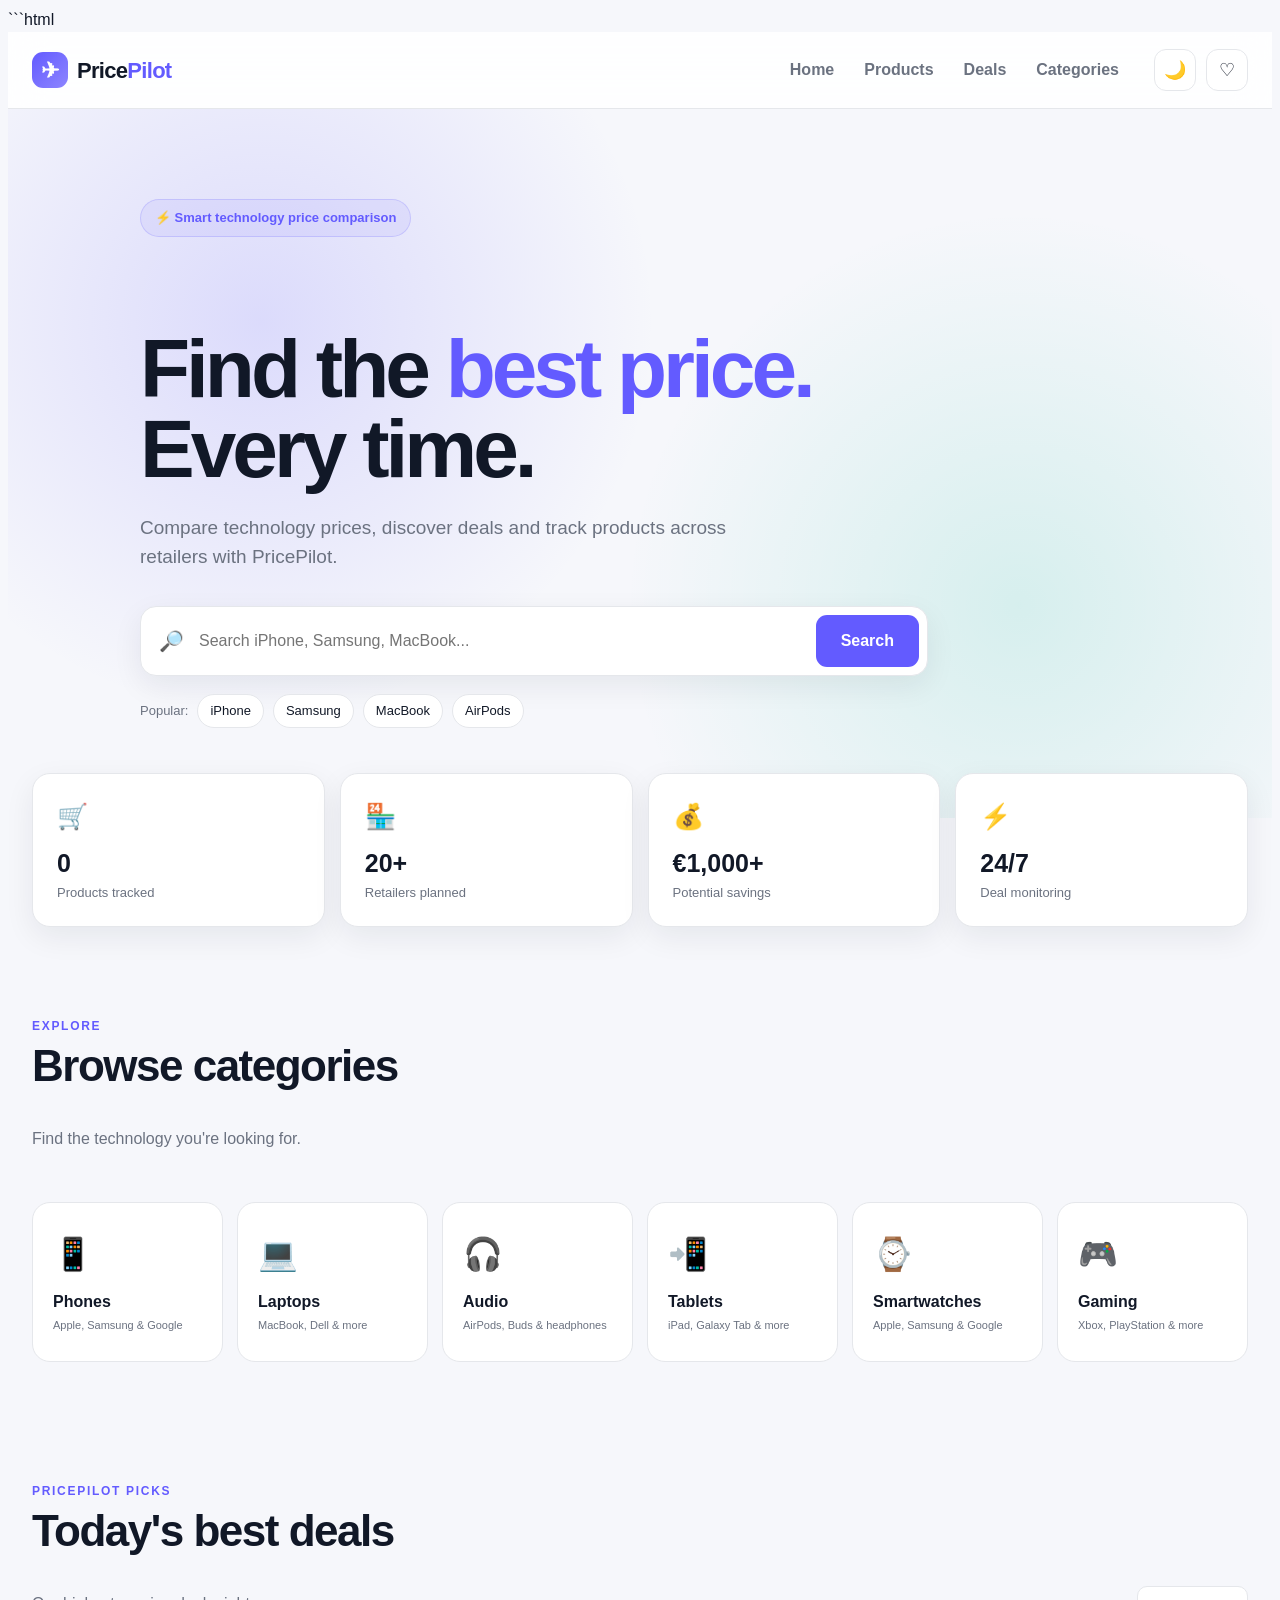
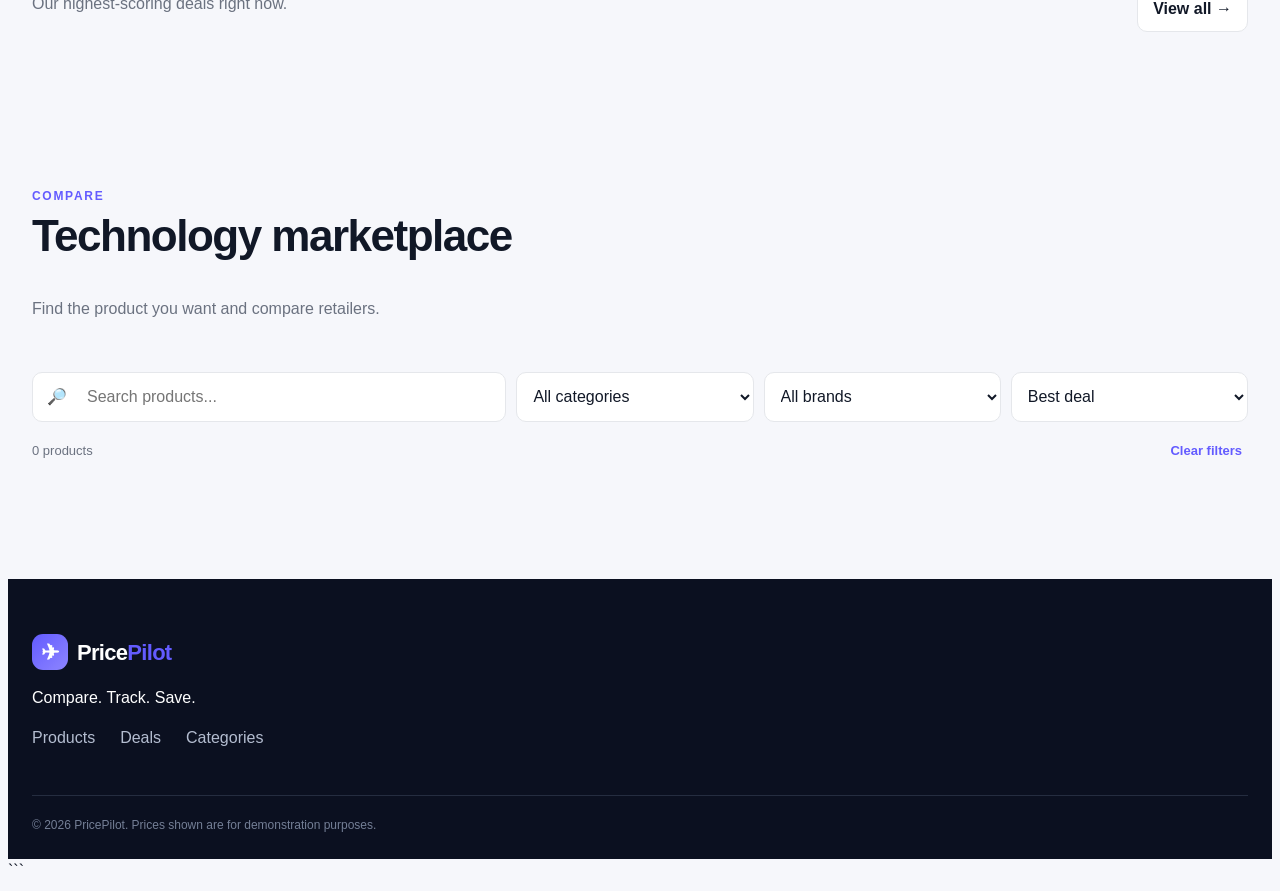
<file: index.html>
```html
<!DOCTYPE html>
<html lang="en">
<head>
    <meta charset="UTF-8">

    <meta
        name="viewport"
        content="width=device-width, initial-scale=1.0"
    >

    <title>PricePilot — Compare. Track. Save.</title>

    <meta
        name="description"
        content="PricePilot compares technology prices and helps you find the best deals."
    >

    <link rel="stylesheet" href="style.css">
</head>

<body>

<!-- =====================================================
     NAVIGATION
===================================================== -->

<header class="header">

    <div class="nav-container">

        <a href="#" class="logo" onclick="showHome(); return false;">
            <span class="logo-icon">✈</span>
            <span>Price<span>Pilot</span></span>
        </a>

        <nav class="nav">

            <a href="#" onclick="showHome(); return false;">
                Home
            </a>

            <a href="#products">
                Products
            </a>

            <a href="#deals">
                Deals
            </a>

            <a href="#categories">
                Categories
            </a>

        </nav>

        <div class="nav-actions">

            <button
                class="icon-button"
                onclick="toggleTheme()"
                title="Toggle theme"
                type="button"
            >
                🌙
            </button>

            <button
                class="icon-button"
                onclick="showWatchlist()"
                title="Watchlist"
                type="button"
            >
                ♡
                <span id="watchCount" class="notification">0</span>
            </button>

        </div>

    </div>

</header>


<!-- =====================================================
     HERO
===================================================== -->

<main>

<section class="hero">

    <div class="hero-content">

        <div class="hero-badge">
            ⚡ Smart technology price comparison
        </div>

        <h1>
            Find the
            <span>best price.</span>
            Every time.
        </h1>

        <p>
            Compare technology prices, discover deals and track
            products across retailers with PricePilot.
        </p>

        <div class="hero-search">

            <span>🔎</span>

            <input
                id="heroSearch"
                type="text"
                placeholder="Search iPhone, Samsung, MacBook..."
                oninput="syncSearch(this.value)"
            >

            <button
                onclick="performSearch()"
                type="button"
            >
                Search
            </button>

        </div>

        <div class="popular-searches">

            <span>Popular:</span>

            <button
                onclick="quickSearch('iPhone')"
                type="button"
            >
                iPhone
            </button>

            <button
                onclick="quickSearch('Samsung')"
                type="button"
            >
                Samsung
            </button>

            <button
                onclick="quickSearch('MacBook')"
                type="button"
            >
                MacBook
            </button>

            <button
                onclick="quickSearch('AirPods')"
                type="button"
            >
                AirPods
            </button>

        </div>

    </div>

</section>


<!-- =====================================================
     STATS
===================================================== -->

<section class="stats-section">

    <div class="stats-grid">

        <div class="stat-card">

            <div class="stat-icon">
                🛒
            </div>

            <strong id="statProducts">
                0
            </strong>

            <span>
                Products tracked
            </span>

        </div>


        <div class="stat-card">

            <div class="stat-icon">
                🏪
            </div>

            <strong>
                20+
            </strong>

            <span>
                Retailers planned
            </span>

        </div>


        <div class="stat-card">

            <div class="stat-icon">
                💰
            </div>

            <strong>
                €1,000+
            </strong>

            <span>
                Potential savings
            </span>

        </div>


        <div class="stat-card">

            <div class="stat-icon">
                ⚡
            </div>

            <strong>
                24/7
            </strong>

            <span>
                Deal monitoring
            </span>

        </div>

    </div>

</section>


<!-- =====================================================
     CATEGORIES
===================================================== -->

<section
    id="categories"
    class="section"
>

    <div class="section-heading">

        <div>

            <span class="eyebrow">
                EXPLORE
            </span>

            <h2>
                Browse categories
            </h2>

            <p>
                Find the technology you're looking for.
            </p>

        </div>

    </div>


    <div class="category-grid">

        <button
            class="category-card"
            onclick="filterCategory('Phones')"
            type="button"
        >
            <span>📱</span>

            <strong>
                Phones
            </strong>

            <small>
                Apple, Samsung & Google
            </small>

        </button>


        <button
            class="category-card"
            onclick="filterCategory('Laptops')"
            type="button"
        >
            <span>💻</span>

            <strong>
                Laptops
            </strong>

            <small>
                MacBook, Dell & more
            </small>

        </button>


        <button
            class="category-card"
            onclick="filterCategory('Audio')"
            type="button"
        >
            <span>🎧</span>

            <strong>
                Audio
            </strong>

            <small>
                AirPods, Buds & headphones
            </small>

        </button>


        <button
            class="category-card"
            onclick="filterCategory('Tablets')"
            type="button"
        >
            <span>📲</span>

            <strong>
                Tablets
            </strong>

            <small>
                iPad, Galaxy Tab & more
            </small>

        </button>


        <button
            class="category-card"
            onclick="filterCategory('Watches')"
            type="button"
        >
            <span>⌚</span>

            <strong>
                Smartwatches
            </strong>

            <small>
                Apple, Samsung & Google
            </small>

        </button>


        <button
            class="category-card"
            onclick="filterCategory('Gaming')"
            type="button"
        >
            <span>🎮</span>

            <strong>
                Gaming
            </strong>

            <small>
                Xbox, PlayStation & more
            </small>

        </button>

    </div>

</section>


<!-- =====================================================
     DEALS
===================================================== -->

<section
    id="deals"
    class="section deals-section"
>

    <div class="section-heading">

        <div>

            <span class="eyebrow">
                PRICEPILOT PICKS
            </span>

            <h2>
                Today's best deals
            </h2>

            <p>
                Our highest-scoring deals right now.
            </p>

        </div>

        <button
            class="outline-button"
            onclick="showAllProducts()"
            type="button"
        >
            View all →
        </button>

    </div>


    <div
        id="dealGrid"
        class="product-grid"
    ></div>

</section>


<!-- =====================================================
     PRODUCTS
===================================================== -->

<section
    id="products"
    class="section products-section"
>

    <div class="section-heading">

        <div>

            <span class="eyebrow">
                COMPARE
            </span>

            <h2>
                Technology marketplace
            </h2>

            <p>
                Find the product you want and compare retailers.
            </p>

        </div>

    </div>


    <!-- FILTER TOOLBAR -->

    <div class="toolbar">

        <div class="search-small">

            <span>
                🔎
            </span>

            <input
                id="productSearch"
                type="text"
                placeholder="Search products..."
                oninput="renderProducts()"
            >

        </div>


        <select
            id="categoryFilter"
            onchange="renderProducts()"
        >

            <option value="all">
                All categories
            </option>

            <option value="Phones">
                Phones
            </option>

            <option value="Laptops">
                Laptops
            </option>

            <option value="Audio">
                Audio
            </option>

            <option value="Tablets">
                Tablets
            </option>

            <option value="Watches">
                Watches
            </option>

            <option value="Gaming">
                Gaming
            </option>

        </select>


        <select
            id="brandFilter"
            onchange="renderProducts()"
        >

            <option value="all">
                All brands
            </option>

            <option value="Apple">
                Apple
            </option>

            <option value="Samsung">
                Samsung
            </option>

            <option value="Google">
                Google
            </option>

            <option value="Dell">
                Dell
            </option>

            <option value="Sony">
                Sony
            </option>

            <option value="Microsoft">
                Microsoft
            </option>

        </select>


        <select
            id="sortFilter"
            onchange="renderProducts()"
        >

            <option value="deal">
                Best deal
            </option>

            <option value="priceLow">
                Price: low → high
            </option>

            <option value="priceHigh">
                Price: high → low
            </option>

            <option value="rating">
                Highest rated
            </option>

        </select>

    </div>


    <div class="results-bar">

        <span id="resultCount">
            0 products
        </span>

        <button
            onclick="clearFilters()"
            type="button"
        >
            Clear filters
        </button>

    </div>


    <div
        id="productGrid"
        class="product-grid"
    ></div>

</section>


<!-- =====================================================
     WATCHLIST
===================================================== -->

<section
    id="watchlistSection"
    class="section watchlist-section hidden"
>

    <div class="section-heading">

        <div>

            <span class="eyebrow">
                YOUR PRODUCTS
            </span>

            <h2>
                Watchlist
            </h2>

            <p>
                Products you're keeping an eye on.
            </p>

        </div>

    </div>


    <div
        id="watchlistGrid"
        class="product-grid"
    ></div>

</section>

</main>


<!-- =====================================================
     PRODUCT MODAL
===================================================== -->

<div
    id="productModal"
    class="modal"
>

    <div class="modal-box">

        <button
            class="modal-close"
            onclick="closeModal()"
            type="button"
            aria-label="Close"
        >
            ×
        </button>

        <div id="modalContent"></div>

    </div>

</div>


<!-- =====================================================
     FOOTER
===================================================== -->

<footer class="footer">

    <div class="footer-container">

        <div>

            <div class="logo">
                <span class="logo-icon">
                    ✈
                </span>

                <span>
                    Price<span>Pilot</span>
                </span>
            </div>

            <p>
                Compare. Track. Save.
            </p>

        </div>


        <div class="footer-links">

            <a href="#products">
                Products
            </a>

            <a href="#deals">
                Deals
            </a>

            <a href="#categories">
                Categories
            </a>

        </div>

    </div>


    <div class="footer-bottom">

        © 2026 PricePilot.
        Prices shown are for demonstration purposes.

    </div>

</footer>


<!-- =====================================================
     JAVASCRIPT
===================================================== -->

<script src="script.js"></script>

</body>
</html>
```
</file>
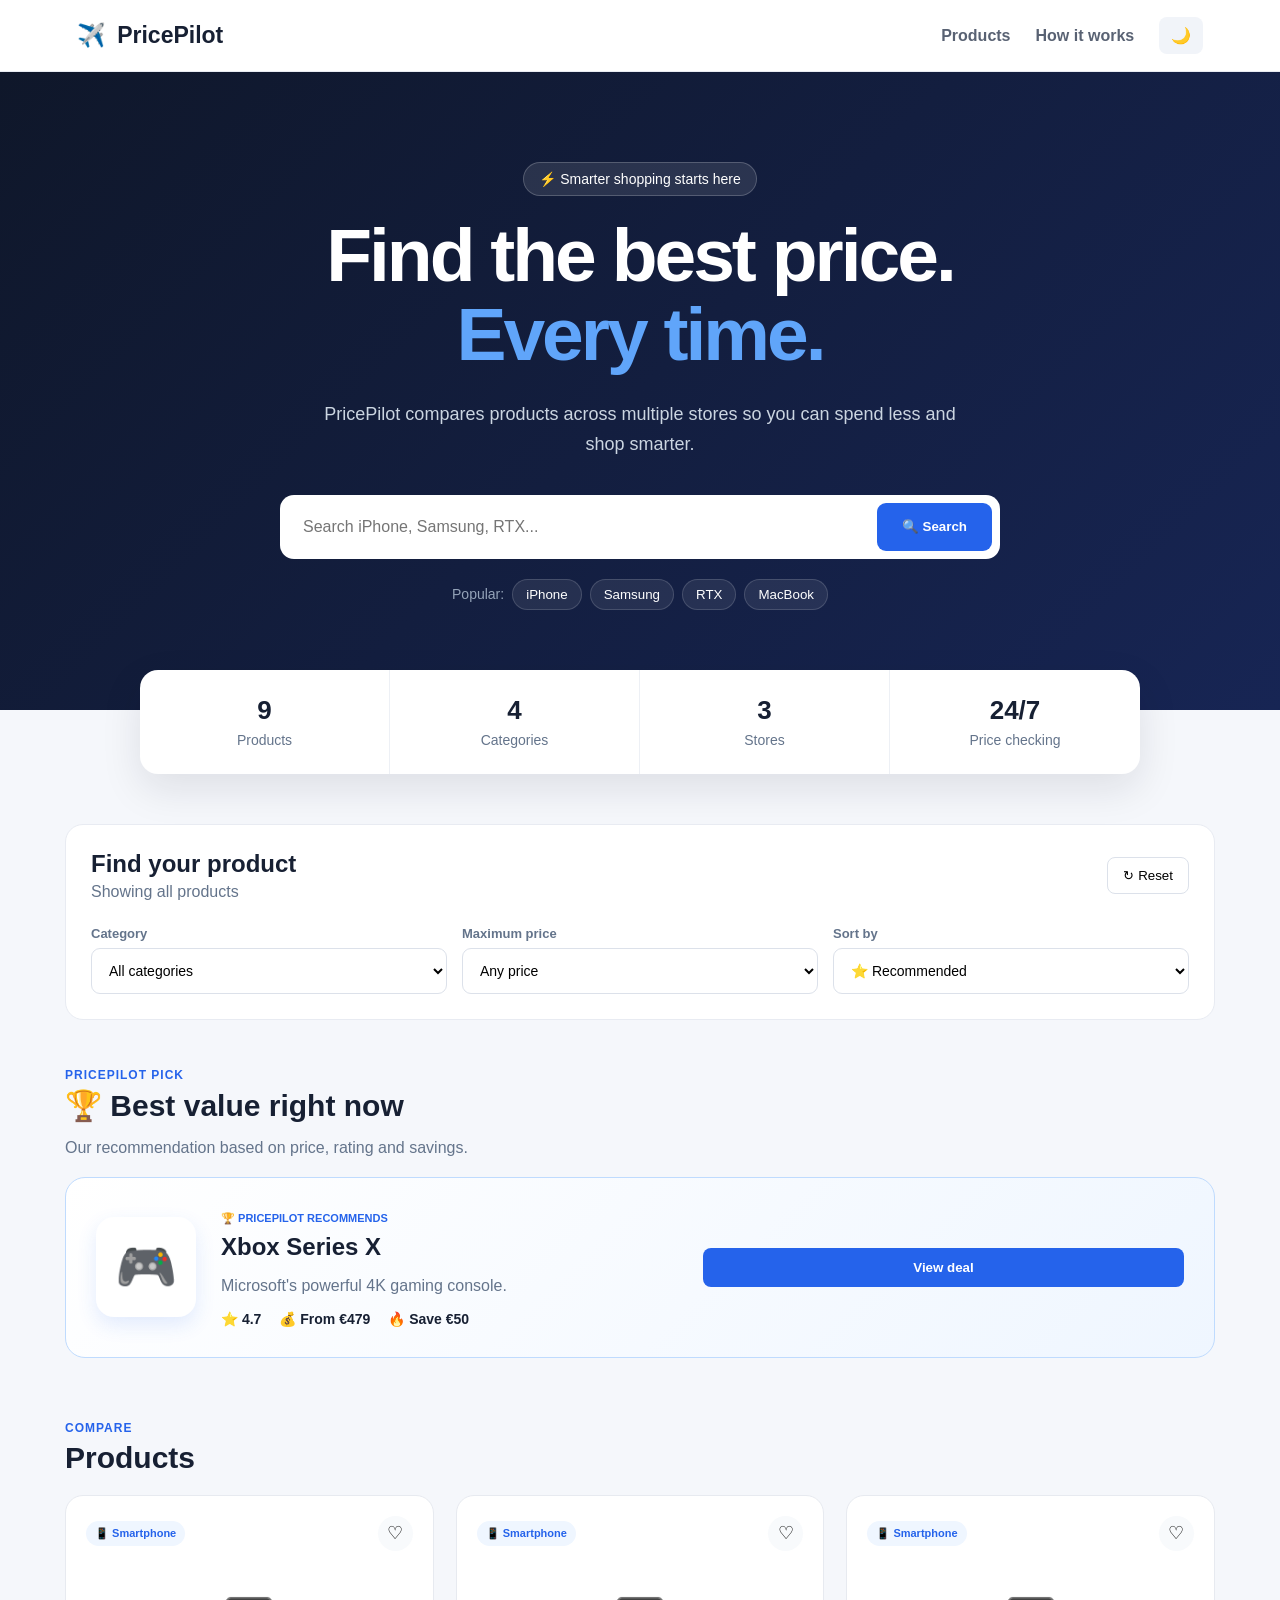
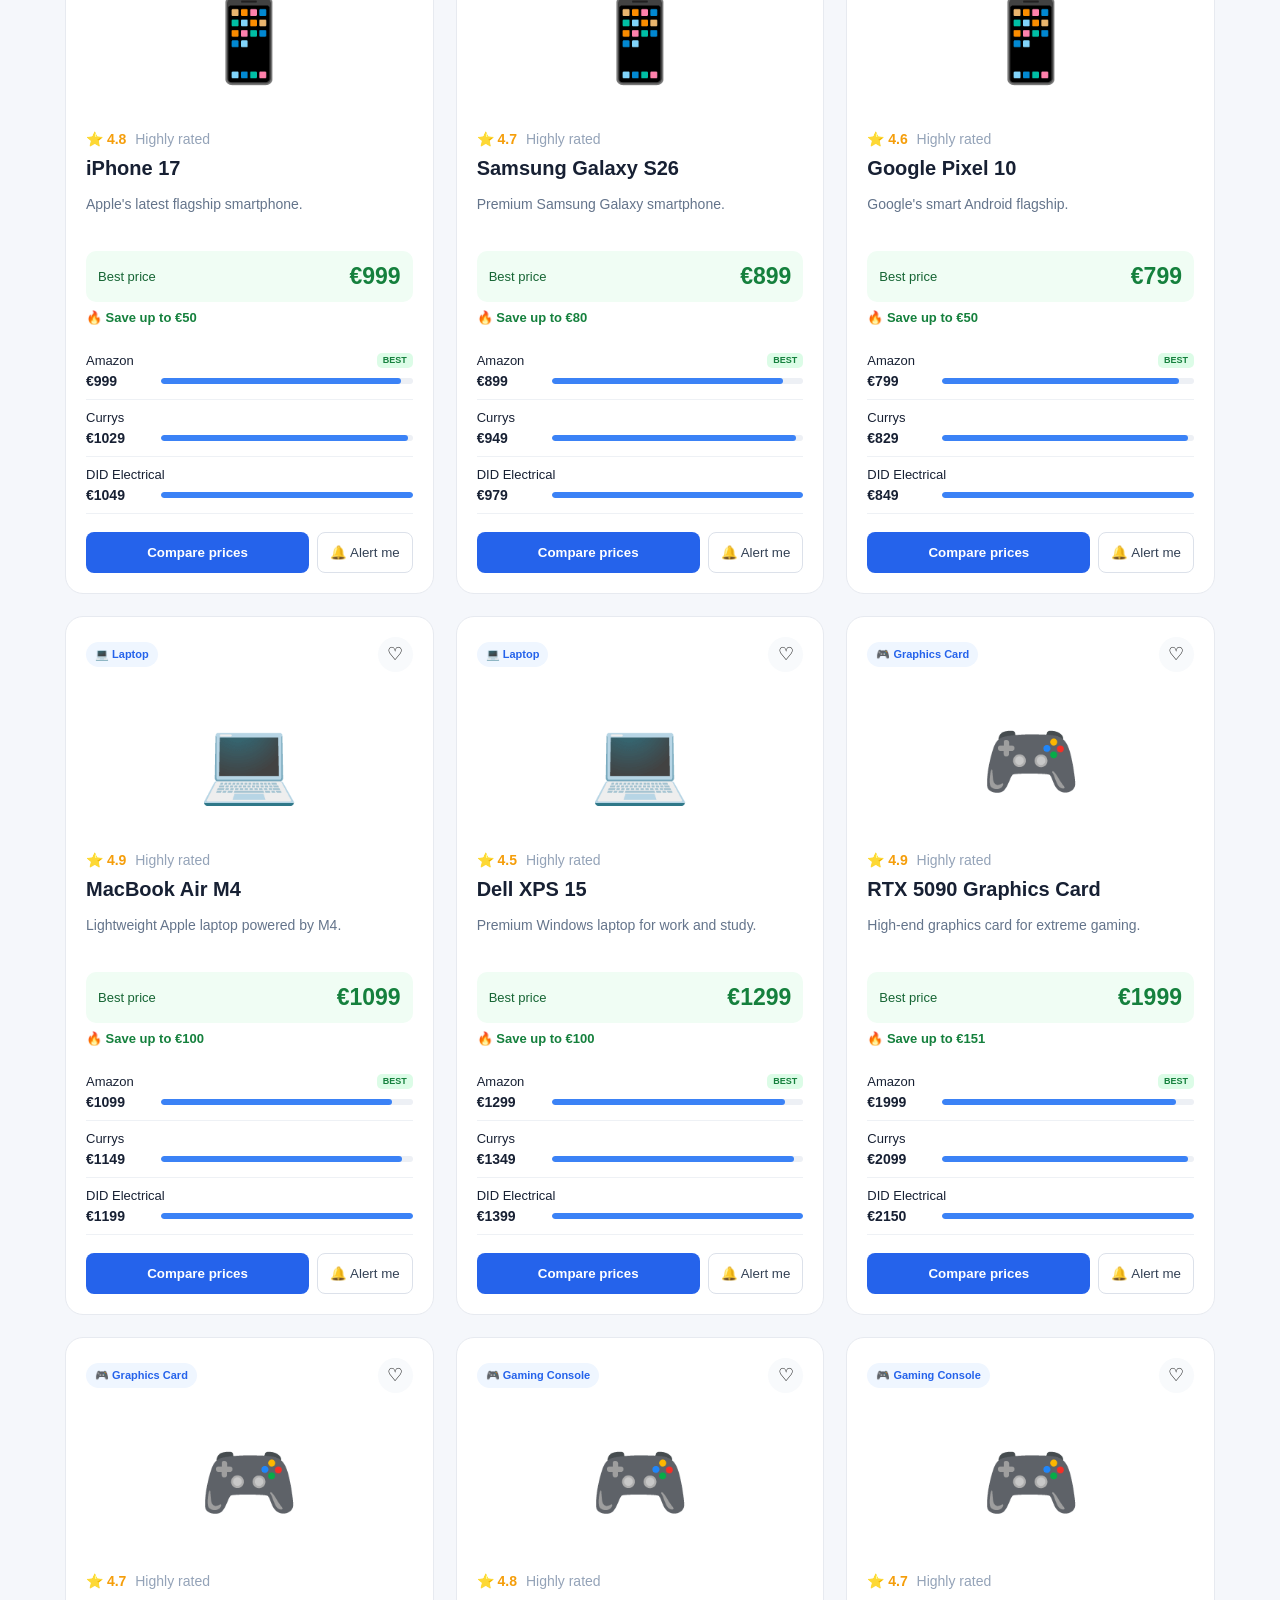
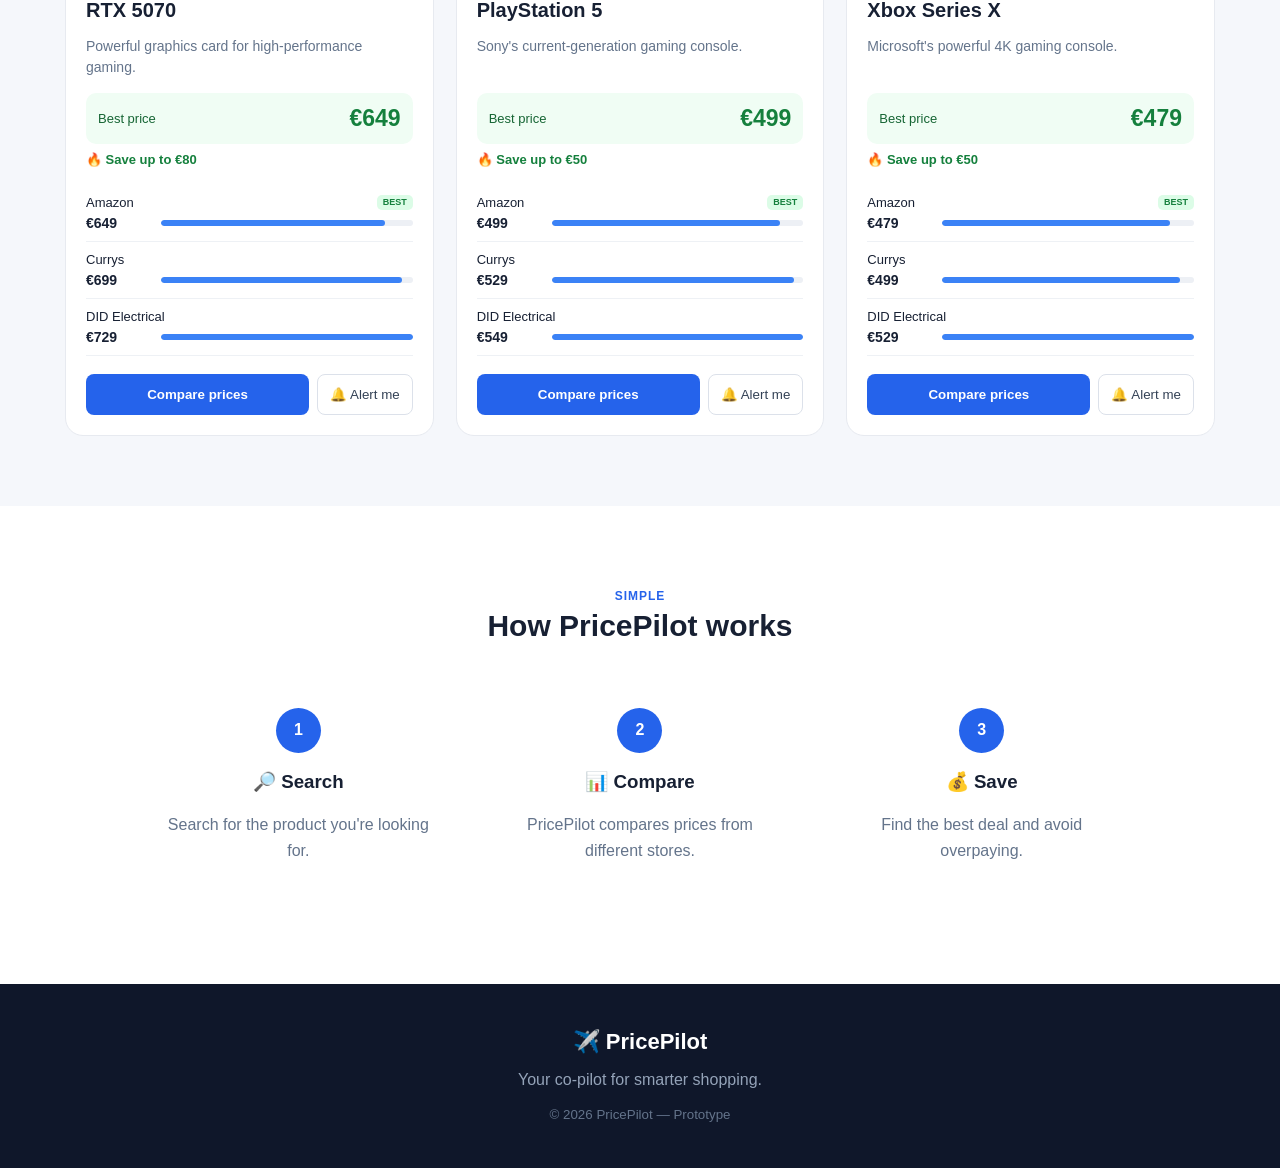
<file: techpricefinder 1/index.html>
<!DOCTYPE html>
<html lang="en">

<head>
    <meta charset="UTF-8">
    <meta name="viewport" content="width=device-width, initial-scale=1.0">

    <title>PricePilot — Find Better Prices</title>

    <link rel="stylesheet" href="style.css">
</head>

<body>

    <!-- NAVIGATION -->

    <nav class="navbar">

        <div class="logo">
            ✈️ <span>PricePilot</span>
        </div>

        <div class="nav-links">
            <a href="#products">Products</a>
            <a href="#how-it-works">How it works</a>
            <button id="darkModeButton" onclick="toggleDarkMode()">
                🌙
            </button>
        </div>

    </nav>


    <!-- HERO -->

    <header class="hero">

        <div class="hero-content">

            <div class="hero-badge">
                ⚡ Smarter shopping starts here
            </div>

            <h1>
                Find the best price.
                <span>Every time.</span>
            </h1>

            <p>
                PricePilot compares products across multiple stores
                so you can spend less and shop smarter.
            </p>


            <div class="search-box">

                <input
                    id="productSearch"
                    type="text"
                    placeholder="Search iPhone, Samsung, RTX..."
                    oninput="searchProduct()"
                >

                <button onclick="searchProduct()">
                    🔍 Search
                </button>

            </div>


            <div id="liveSuggestions" class="live-suggestions"></div>


            <div class="popular-searches">

                <span>Popular:</span>

                <button onclick="quickSearch('iPhone')">
                    iPhone
                </button>

                <button onclick="quickSearch('Samsung')">
                    Samsung
                </button>

                <button onclick="quickSearch('RTX')">
                    RTX
                </button>

                <button onclick="quickSearch('MacBook')">
                    MacBook
                </button>

            </div>

        </div>

    </header>


    <!-- STATS -->

    <section class="stats">

        <div>
            <strong id="productCount">0</strong>
            <span>Products</span>
        </div>

        <div>
            <strong>4</strong>
            <span>Categories</span>
        </div>

        <div>
            <strong>3</strong>
            <span>Stores</span>
        </div>

        <div>
            <strong>24/7</strong>
            <span>Price checking</span>
        </div>

    </section>


    <!-- MAIN -->

    <main id="products" class="main-container">


        <!-- FILTERS -->

        <section class="control-panel">

            <div class="control-top">

                <div>
                    <h2>Find your product</h2>
                    <p id="resultCount">
                        Showing all products
                    </p>
                </div>

                <button class="reset-button" onclick="resetFilters()">
                    ↻ Reset
                </button>

            </div>


            <div class="filters">


                <div class="filter">

                    <label>Category</label>

                    <select
                        id="categoryFilter"
                        onchange="applyFilters()"
                    >

                        <option value="All">
                            All categories
                        </option>

                        <option value="Smartphone">
                            📱 Smartphones
                        </option>

                        <option value="Laptop">
                            💻 Laptops
                        </option>

                        <option value="Graphics Card">
                            🎮 Graphics Cards
                        </option>

                        <option value="Gaming Console">
                            🎮 Gaming Consoles
                        </option>

                    </select>

                </div>


                <div class="filter">

                    <label>Maximum price</label>

                    <select
                        id="priceFilter"
                        onchange="applyFilters()"
                    >

                        <option value="999999">
                            Any price
                        </option>

                        <option value="500">
                            Under €500
                        </option>

                        <option value="800">
                            Under €800
                        </option>

                        <option value="1000">
                            Under €1,000
                        </option>

                        <option value="1500">
                            Under €1,500
                        </option>

                        <option value="2500">
                            Under €2,500
                        </option>

                    </select>

                </div>


                <div class="filter">

                    <label>Sort by</label>

                    <select
                        id="sortFilter"
                        onchange="applyFilters()"
                    >

                        <option value="recommended">
                            ⭐ Recommended
                        </option>

                        <option value="cheapest">
                            💰 Cheapest
                        </option>

                        <option value="expensive">
                            💎 Most expensive
                        </option>

                        <option value="rating">
                            ⭐ Highest rated
                        </option>

                        <option value="savings">
                            🔥 Biggest saving
                        </option>

                    </select>

                </div>


            </div>

        </section>


        <!-- BEST VALUE -->

        <section class="best-value-section">

            <div class="section-heading">

                <div>
                    <span class="section-label">
                        PRICEPILOT PICK
                    </span>

                    <h2>🏆 Best value right now</h2>

                    <p>
                        Our recommendation based on price,
                        rating and savings.
                    </p>
                </div>

            </div>


            <div id="bestValue"></div>

        </section>


        <!-- PRODUCTS -->

        <section class="product-section">

            <div class="section-heading">

                <div>
                    <span class="section-label">
                        COMPARE
                    </span>

                    <h2>Products</h2>
                </div>

            </div>


            <div id="results" class="product-grid"></div>

        </section>


    </main>


    <!-- HOW IT WORKS -->

    <section id="how-it-works" class="how-section">

        <div class="section-heading centered">

            <span class="section-label">
                SIMPLE
            </span>

            <h2>How PricePilot works</h2>

        </div>


        <div class="steps">

            <div class="step">

                <div class="step-number">1</div>

                <h3>🔎 Search</h3>

                <p>
                    Search for the product you're looking for.
                </p>

            </div>


            <div class="step">

                <div class="step-number">2</div>

                <h3>📊 Compare</h3>

                <p>
                    PricePilot compares prices from different stores.
                </p>

            </div>


            <div class="step">

                <div class="step-number">3</div>

                <h3>💰 Save</h3>

                <p>
                    Find the best deal and avoid overpaying.
                </p>

            </div>

        </div>

    </section>


    <!-- FOOTER -->

    <footer>

        <div class="footer-logo">
            ✈️ PricePilot
        </div>

        <p>
            Your co-pilot for smarter shopping.
        </p>

        <small>
            © 2026 PricePilot — Prototype
        </small>

    </footer>


    <!-- PRODUCT MODAL -->

    <div id="productModal" class="modal">

        <div class="modal-content">

            <button
                class="close-modal"
                onclick="closeModal()"
            >
                ×
            </button>

            <div id="modalContent"></div>

        </div>

    </div>


    <script src="script.js"></script>

</body>

</html>
</file>
<file: style.css>
```css
* {
    box-sizing: border-box;
    margin: 0;
    padding: 0;
}

:root {
    --primary: #635bff;
    --primary-dark: #4c45d8;
    --secondary: #00b894;

    --bg: #f6f7fb;
    --surface: #ffffff;
    --surface-2: #f0f2f7;

    --text: #111827;
    --muted: #6b7280;
    --border: #e5e7eb;

    --danger: #ef4444;
    --warning: #f59e0b;

    --shadow: 0 10px 30px rgba(15, 23, 42, 0.07);
    --shadow-large: 0 25px 80px rgba(15, 23, 42, 0.16);

    --radius: 18px;
}

body.dark {
    --bg: #0b1020;
    --surface: #12182a;
    --surface-2: #1b2338;

    --text: #f4f7ff;
    --muted: #a9b2c7;
    --border: #28324a;

    --shadow: 0 10px 30px rgba(0, 0, 0, 0.3);
    --shadow-large: 0 25px 80px rgba(0, 0, 0, 0.45);
}

html {
    scroll-behavior: smooth;
}

body {
    font-family:
        Inter,
        -apple-system,
        BlinkMacSystemFont,
        "Segoe UI",
        sans-serif;

    background: var(--bg);
    color: var(--text);

    line-height: 1.5;

    transition:
        background 0.25s ease,
        color 0.25s ease;
}

button,
input,
select {
    font: inherit;
}

button {
    cursor: pointer;
}

a {
    text-decoration: none;
    color: inherit;
}

/* =========================================================
   HEADER
========================================================= */

.header {
    position: sticky;
    top: 0;
    z-index: 1000;

    background: rgba(255, 255, 255, 0.88);

    backdrop-filter: blur(18px);

    border-bottom: 1px solid var(--border);
}

body.dark .header {
    background: rgba(11, 16, 32, 0.88);
}

.nav-container {
    max-width: 1250px;
    margin: auto;

    height: 76px;

    display: flex;
    align-items: center;
    justify-content: space-between;

    padding: 0 24px;
}

.logo {
    display: flex;
    align-items: center;
    gap: 9px;

    font-size: 22px;
    font-weight: 800;

    letter-spacing: -0.7px;
}

.logo > span:last-child > span {
    color: var(--primary);
}

.logo-icon {
    display: grid;
    place-items: center;

    width: 36px;
    height: 36px;

    color: white;

    border-radius: 11px;

    background:
        linear-gradient(
            135deg,
            var(--primary),
            #8d85ff
        );
}

.nav {
    display: flex;
    gap: 30px;

    margin-left: auto;
    margin-right: 35px;
}

.nav a {
    color: var(--muted);
    font-weight: 600;

    transition: 0.2s;
}

.nav a:hover {
    color: var(--primary);
}

.nav-actions {
    display: flex;
    gap: 10px;
}

.icon-button {
    position: relative;

    width: 42px;
    height: 42px;

    border: 1px solid var(--border);
    background: var(--surface);

    border-radius: 12px;

    color: var(--text);

    font-size: 18px;

    transition: 0.2s;
}

.icon-button:hover {
    border-color: var(--primary);
    transform: translateY(-2px);
}

.notification {
    position: absolute;

    top: -5px;
    right: -5px;

    min-width: 18px;
    height: 18px;

    padding: 0 5px;

    border-radius: 20px;

    display: none;
    align-items: center;
    justify-content: center;

    background: var(--danger);
    color: white;

    font-size: 10px;
    font-weight: 800;
}

/* =========================================================
   HERO
========================================================= */

.hero {
    min-height: 570px;

    display: flex;
    align-items: center;

    background:
        radial-gradient(
            circle at 20% 30%,
            rgba(99, 91, 255, 0.18),
            transparent 35%
        ),
        radial-gradient(
            circle at 80% 70%,
            rgba(0, 184, 148, 0.13),
            transparent 35%
        );
}

.hero-content {
    width: 100%;
    max-width: 1000px;

    margin: auto;

    padding: 90px 24px;
}

.hero-badge {
    display: inline-flex;

    padding: 8px 14px;

    margin-bottom: 24px;

    border: 1px solid rgba(99, 91, 255, 0.2);

    background: rgba(99, 91, 255, 0.08);

    color: var(--primary);

    border-radius: 30px;

    font-size: 13px;
    font-weight: 800;
}

.hero h1 {
    max-width: 850px;

    font-size: clamp(48px, 7vw, 82px);

    line-height: 0.98;

    letter-spacing: -4px;

    margin-bottom: 25px;
}

.hero h1 span {
    color: var(--primary);
}

.hero p {
    max-width: 650px;

    font-size: 19px;

    color: var(--muted);

    margin-bottom: 35px;
}

.hero-search {
    max-width: 760px;

    display: flex;
    align-items: center;

    background: var(--surface);

    border: 1px solid var(--border);

    border-radius: 16px;

    padding: 7px 8px 7px 18px;

    box-shadow: var(--shadow);
}

.hero-search > span {
    font-size: 20px;
}

.hero-search input {
    flex: 1;

    min-width: 0;

    border: 0;
    outline: 0;

    padding: 15px;

    background: transparent;

    color: var(--text);

    font-size: 16px;
}

.hero-search button {
    border: 0;

    padding: 14px 25px;

    border-radius: 11px;

    background: var(--primary);

    color: white;

    font-weight: 800;

    transition: 0.2s;
}

.hero-search button:hover {
    background: var(--primary-dark);
    transform: translateY(-1px);
}

.popular-searches {
    display: flex;
    align-items: center;
    flex-wrap: wrap;

    gap: 9px;

    margin-top: 18px;

    color: var(--muted);

    font-size: 13px;
}

.popular-searches button {
    border: 1px solid var(--border);

    background: var(--surface);

    color: var(--text);

    border-radius: 30px;

    padding: 6px 12px;

    transition: 0.2s;
}

.popular-searches button:hover {
    border-color: var(--primary);
    color: var(--primary);
}

/* =========================================================
   STATS
========================================================= */

.stats-section {
    max-width: 1250px;

    margin: -45px auto 0;

    padding: 0 24px;

    position: relative;
    z-index: 2;
}

.stats-grid {
    display: grid;

    grid-template-columns: repeat(4, 1fr);

    gap: 15px;
}

.stat-card {
    background: var(--surface);

    border: 1px solid var(--border);

    border-radius: var(--radius);

    padding: 24px;

    box-shadow: var(--shadow);

    transition: 0.25s;
}

.stat-card:hover {
    transform: translateY(-4px);
}

.stat-icon {
    font-size: 25px;

    margin-bottom: 10px;
}

.stat-card strong {
    display: block;

    font-size: 25px;
}

.stat-card span {
    color: var(--muted);

    font-size: 13px;
}

/* =========================================================
   SECTIONS
========================================================= */

.section {
    max-width: 1250px;

    margin: auto;

    padding: 90px 24px 30px;
}

.section-heading {
    display: flex;

    align-items: flex-end;

    justify-content: space-between;

    gap: 20px;

    margin-bottom: 35px;
}

.section-heading.centered {
    text-align: center;

    display: block;

    max-width: 700px;

    margin-left: auto;
    margin-right: auto;
}

.eyebrow {
    color: var(--primary);

    font-size: 12px;

    font-weight: 900;

    letter-spacing: 1.7px;
}

.section h2 {
    font-size: clamp(30px, 4vw, 44px);

    line-height: 1.1;

    letter-spacing: -1.5px;

    margin-top: 7px;
}

.section-heading p {
    color: var(--muted);

    margin-top: 8px;
}

/* =========================================================
   CATEGORIES
========================================================= */

.category-grid {
    display: grid;

    grid-template-columns: repeat(6, 1fr);

    gap: 14px;
}

.category-card {
    min-height: 160px;

    display: flex;
    flex-direction: column;
    align-items: flex-start;
    justify-content: center;

    padding: 20px;

    border: 1px solid var(--border);

    border-radius: var(--radius);

    background: var(--surface);

    color: var(--text);

    text-align: left;

    transition: 0.25s;
}

.category-card:hover {
    transform: translateY(-6px);

    border-color: var(--primary);

    box-shadow: var(--shadow);
}

.category-card span {
    font-size: 32px;

    margin-bottom: 12px;
}

.category-card strong {
    font-size: 16px;
}

.category-card small {
    color: var(--muted);

    margin-top: 3px;

    font-size: 11px;
}

/* =========================================================
   BUTTONS
========================================================= */

.outline-button {
    border: 1px solid var(--border);

    background: var(--surface);

    color: var(--text);

    border-radius: 10px;

    padding: 10px 15px;

    font-weight: 700;

    transition: 0.2s;
}

.outline-button:hover {
    border-color: var(--primary);

    color: var(--primary);

    transform: translateY(-2px);
}

/* =========================================================
   PRODUCT GRID
========================================================= */

.product-grid {
    display: grid;

    grid-template-columns:
        repeat(4, minmax(0, 1fr));

    gap: 18px;
}

.product-card {
    position: relative;

    overflow: hidden;

    background: var(--surface);

    border: 1px solid var(--border);

    border-radius: var(--radius);

    transition:
        transform 0.25s,
        box-shadow 0.25s,
        border-color 0.25s;
}

.product-card:hover {
    transform: translateY(-6px);

    box-shadow: var(--shadow);

    border-color: rgba(99, 91, 255, 0.25);
}

/* =========================================================
   PRODUCT IMAGE
========================================================= */

.product-image {
    width: 100%;
    height: 250px;

    display: flex;

    align-items: center;
    justify-content: center;

    padding: 25px;

    border: 0;

    background:
        radial-gradient(
            circle at center,
            var(--surface-2),
            var(--surface)
        );

    overflow: hidden;
}

.product-image img {
    width: 100%;
    height: 100%;

    object-fit: contain;

    transition:
        transform 0.4s ease;
}

.product-card:hover .product-image img {
    transform: scale(1.045);
}

.product-emoji {
    font-size: 95px;
}

.product-body {
    padding: 18px;
}

.product-brand {
    color: var(--primary);

    font-size: 11px;

    font-weight: 900;

    text-transform: uppercase;

    letter-spacing: 1px;
}

.product-name {
    font-size: 17px;

    margin-top: 5px;

    min-height: 48px;

    font-weight: 800;
}

.rating {
    margin-top: 8px;

    font-size: 13px;

    color: var(--warning);
}

.rating span {
    color: var(--muted);

    margin-left: 4px;
}

.price-row {
    display: flex;

    align-items: flex-end;

    justify-content: space-between;

    margin-top: 14px;
}

.price {
    font-size: 25px;

    font-weight: 900;
}

.old-price {
    display: block;

    color: var(--muted);

    text-decoration: line-through;

    font-size: 12px;
}

.savings {
    color: var(--secondary);

    font-size: 12px;

    font-weight: 800;
}

.deal-score {
    position: absolute;

    top: 12px;
    left: 12px;

    z-index: 4;

    padding: 6px 9px;

    border-radius: 8px;

    background: var(--secondary);

    color: white;

    font-size: 11px;

    font-weight: 900;

    box-shadow: 0 5px 15px rgba(0, 184, 148, 0.2);
}

.favourite {
    position: absolute;

    top: 10px;
    right: 10px;

    z-index: 4;

    width: 38px;
    height: 38px;

    border: 0;

    border-radius: 50%;

    background: var(--surface);

    box-shadow: 0 5px 15px rgba(0, 0, 0, 0.08);

    color: var(--text);

    font-size: 18px;

    transition: 0.2s;
}

.favourite:hover {
    transform: scale(1.1);
}

.favourite.active {
    color: var(--danger);
}

.product-actions {
    display: grid;

    grid-template-columns: 1fr 1fr;

    gap: 8px;

    margin-top: 15px;
}

.product-actions button {
    padding: 10px;

    border-radius: 9px;

    font-size: 12px;

    font-weight: 800;

    transition: 0.2s;
}

.product-actions button:hover {
    transform: translateY(-1px);
}

.compare-button {
    border: 1px solid var(--border);

    background: var(--surface-2);

    color: var(--text);
}

.details-button {
    border: 0;

    background: var(--primary);

    color: white;
}

/* =========================================================
   TOOLBAR
========================================================= */

.toolbar {
    display: grid;

    grid-template-columns:
        2fr 1fr 1fr 1fr;

    gap: 10px;

    margin-bottom: 15px;
}

.search-small {
    display: flex;

    align-items: center;

    gap: 8px;

    padding: 0 14px;

    border: 1px solid var(--border);

    border-radius: 10px;

    background: var(--surface);
}

.search-small input {
    width: 100%;

    border: 0;
    outline: 0;

    background: transparent;

    color: var(--text);

    padding: 12px;
}

.toolbar select {
    border: 1px solid var(--border);

    border-radius: 10px;

    padding: 12px;

    background: var(--surface);

    color: var(--text);

    outline: 0;

    cursor: pointer;
}

.results-bar {
    display: flex;

    justify-content: space-between;

    align-items: center;

    margin: 18px 0;

    color: var(--muted);

    font-size: 13px;
}

.results-bar button {
    border: 0;

    background: transparent;

    color: var(--primary);

    font-weight: 700;
}

/* =========================================================
   PRODUCT GALLERY MODAL
========================================================= */

.modal {
    position: fixed;

    inset: 0;

    z-index: 2000;

    display: none;

    align-items: center;
    justify-content: center;

    padding: 20px;

    background: rgba(0, 0, 0, 0.72);

    backdrop-filter: blur(12px);
}

.modal.show {
    display: flex;

    animation: modalFade 0.2s ease;
}

@keyframes modalFade {
    from {
        opacity: 0;
    }

    to {
        opacity: 1;
    }
}

.modal-content {
    width: 100%;

    max-width: 1050px;

    max-height: 92vh;

    overflow-y: auto;

    position: relative;

    background: var(--surface);

    border-radius: 26px;

    padding: 35px;

    box-shadow: var(--shadow-large);

    animation: modalUp 0.25s ease;
}

@keyframes modalUp {
    from {
        transform: translateY(20px) scale(0.98);
        opacity: 0;
    }

    to {
        transform: translateY(0) scale(1);
        opacity: 1;
    }
}

.modal-close {
    position: absolute;

    top: 15px;
    right: 15px;

    z-index: 20;

    width: 40px;
    height: 40px;

    border: 0;

    border-radius: 50%;

    background: var(--surface-2);

    color: var(--text);

    font-size: 24px;

    transition: 0.2s;
}

.modal-close:hover {
    background: var(--danger);

    color: white;

    transform: rotate(5deg);
}

/* =========================================================
   MODAL PRODUCT
========================================================= */

.modal-product {
    display: grid;

    grid-template-columns:
        minmax(0, 1.1fr)
        minmax(300px, 0.9fr);

    gap: 40px;

    padding-top: 5px;
}

/* =========================================================
   GALLERY
========================================================= */

.modal-gallery {
    min-width: 0;
}

.gallery-main {
    position: relative;

    width: 100%;

    height: 470px;

    display: flex;

    align-items: center;
    justify-content: center;

    background:
        radial-gradient(
            circle at center,
            var(--surface-2),
            var(--surface)
        );

    border: 1px solid var(--border);

    border-radius: 22px;

    overflow: hidden;
}

.gallery-main img {
    width: 88%;
    height: 88%;

    object-fit: contain;

    transition: opacity 0.2s ease;
}

.gallery-arrow {
    position: absolute;

    top: 50%;

    transform: translateY(-50%);

    z-index: 5;

    width: 48px;
    height: 48px;

    display: grid;

    place-items: center;

    border: 1px solid var(--border);

    border-radius: 50%;

    background: rgba(255, 255, 255, 0.92);

    color: #111827;

    font-size: 35px;

    line-height: 1;

    box-shadow: 0 8px 25px rgba(0, 0, 0, 0.12);

    transition: 0.2s;
}

.gallery-arrow:hover {
    background: var(--primary);

    color: white;

    border-color: var(--primary);

    transform:
        translateY(-50%)
        scale(1.08);
}

.gallery-prev {
    left: 15px;
}

.gallery-next {
    right: 15px;
}

.gallery-thumbnails {
    display: grid;

    grid-template-columns:
        repeat(4, 1fr);

    gap: 10px;

    margin-top: 12px;
}

.gallery-thumbnails button {
    height: 85px;

    padding: 7px;

    border: 2px solid var(--border);

    border-radius: 12px;

    background: var(--surface-2);

    overflow: hidden;

    transition: 0.2s;
}

.gallery-thumbnails button:hover {
    border-color: var(--primary);
}

.gallery-thumbnails button.selected {
    border-color: var(--primary);

    box-shadow:
        0 0 0 2px
        rgba(99, 91, 255, 0.15);
}

.gallery-thumbnails img {
    width: 100%;
    height: 100%;

    object-fit: contain;
}

.gallery-counter {
    text-align: center;

    margin-top: 9px;

    color: var(--muted);

    font-size: 12px;

    font-weight: 700;
}

/* =========================================================
   MODAL INFO
========================================================= */

.modal-info {
    padding-top: 15px;
}

.modal-info h2 {
    font-size: clamp(28px, 4vw, 40px);

    line-height: 1.08;

    letter-spacing: -1.5px;

    margin: 8px 0;
}

.modal-info > p {
    color: var(--muted);

    margin-top: 8px;
}

.modal-info > p strong {
    color: var(--secondary);
}

.modal-price {
    font-size: 38px;

    font-weight: 900;

    margin: 20px 0 5px;
}

.retailer-list {
    margin-top: 25px;
}

.retailer-list h3 {
    margin-bottom: 12px;

    font-size: 17px;
}

.retailer-row {
    display: flex;

    align-items: center;
    justify-content: space-between;

    gap: 10px;

    padding: 14px;

    border: 1px solid var(--border);

    border-radius: 11px;

    margin-bottom: 8px;

    background: var(--surface);

    transition: 0.2s;
}

.retailer-row:hover {
    border-color: var(--primary);

    transform: translateX(3px);
}

.retailer-row strong {
    font-size: 14px;
}

.retailer-row span {
    margin-left: auto;

    color: var(--secondary);

    font-weight: 900;
}

.retailer-row button {
    border: 0;

    background: var(--primary);

    color: white;

    padding: 7px 12px;

    border-radius: 7px;

    font-size: 11px;

    font-weight: 800;
}

.retailer-row button:hover {
    background: var(--primary-dark);
}

/* =========================================================
   PRICE HISTORY
========================================================= */

.price-history {
    margin-top: 35px;

    padding-top: 25px;

    border-top: 1px solid var(--border);
}

.price-history h3 {
    font-size: 20px;
}

.price-history p {
    color: var(--muted);

    font-size: 13px;

    margin-top: 3px;
}

.history-chart {
    height: 190px;

    margin-top: 20px;

    padding: 20px;

    display: flex;

    align-items: flex-end;

    justify-content: center;

    gap: 18px;

    border-radius: 16px;

    background:
        linear-gradient(
            to top,
            rgba(99, 91, 255, 0.07),
            transparent
        );
}

.history-chart span {
    width: 35px;

    max-height: 145px;

    min-height: 25px;

    border-radius:
        8px 8px 3px 3px;

    background:
        linear-gradient(
            to top,
            var(--primary),
            #9b95ff
        );

    transition:
        height 0.4s ease,
        transform 0.2s;
}

.history-chart span:hover {
    transform: scaleY(1.04);

    transform-origin: bottom;
}

/* =========================================================
   EMPTY
========================================================= */

.empty {
    grid-column: 1 / -1;

    text-align: center;

    padding: 60px 20px;

    color: var(--muted);
}

.empty-icon {
    font-size: 45px;

    margin-bottom: 10px;
}

.empty h3 {
    color: var(--text);

    font-size: 20px;

    margin-bottom: 5px;
}

/* =========================================================
   FEATURES
========================================================= */

.features-section {
    padding: 100px 24px;

    background:
        linear-gradient(
            180deg,
            transparent,
            rgba(99, 91, 255, 0.05)
        );
}

.feature-grid {
    max-width: 1250px;

    margin: 50px auto 0;

    display: grid;

    grid-template-columns:
        repeat(4, 1fr);

    gap: 18px;
}

.feature-card {
    background: var(--surface);

    border: 1px solid var(--border);

    border-radius: var(--radius);

    padding: 30px;

    transition: 0.25s;
}

.feature-card:hover {
    transform: translateY(-5px);

    box-shadow: var(--shadow);
}

.feature-card > span {
    font-size: 32px;
}

.feature-card h3 {
    margin-top: 18px;

    font-size: 19px;
}

.feature-card p {
    color: var(--muted);

    margin-top: 8px;

    font-size: 14px;
}

/* =========================================================
   FOOTER
========================================================= */

footer {
    margin-top: 70px;

    background: #0b1020;

    color: white;

    padding: 55px 24px 25px;
}

.footer-inner {
    max-width: 1250px;

    margin: auto;

    display: flex;

    justify-content: space-between;

    gap: 30px;
}

.footer-logo {
    color: white;
}

.footer-inner p {
    color: #9ba5bb;

    margin-top: 10px;
}

.footer-links {
    display: flex;

    gap: 25px;

    color: #b4bdd0;
}

.footer-links a:hover {
    color: white;
}

.footer-bottom {
    max-width: 1250px;

    margin: 45px auto 0;

    padding-top: 20px;

    border-top: 1px solid #252d40;

    color: #747f96;

    font-size: 12px;
}

/* =========================================================
   UTILITY
========================================================= */

.hidden {
    display: none !important;
}

/* =========================================================
   RESPONSIVE
========================================================= */

@media (max-width: 1100px) {

    .category-grid {
        grid-template-columns:
            repeat(3, 1fr);
    }

    .product-grid {
        grid-template-columns:
            repeat(3, 1fr);
    }

    .feature-grid {
        grid-template-columns:
            repeat(2, 1fr);
    }

    .stats-grid {
        grid-template-columns:
            repeat(2, 1fr);
    }

    .nav {
        display: none;
    }
}

@media (max-width: 850px) {

    .modal-product {
        grid-template-columns: 1fr;

        gap: 25px;
    }

    .gallery-main {
        height: 390px;
    }

    .modal-info {
        padding-top: 0;
    }

    .toolbar {
        grid-template-columns:
            1fr 1fr;
    }

    .search-small {
        grid-column: 1 / -1;
    }
}

@media (max-width: 700px) {

    .hero {
        min-height: auto;
    }

    .hero-content {
        padding: 70px 20px;
    }

    .hero h1 {
        letter-spacing: -2.5px;
    }

    .hero-search {
        flex-wrap: wrap;
    }

    .hero-search input {
        min-width: 150px;
    }

    .hero-search button {
        width: 100%;
    }

    .stats-grid,
    .category-grid,
    .product-grid,
    .feature-grid {
        grid-template-columns:
            1fr 1fr;
    }

    .gallery-main {
        height: 330px;
    }

    .gallery-thumbnails button {
        height: 65px;
    }

    .modal-content {
        padding: 22px;

        border-radius: 20px;
    }

    .modal-price {
        font-size: 32px;
    }

    .history-chart {
        gap: 8px;
    }

    .history-chart span {
        width: 25px;
    }
}

@media (max-width: 480px) {

    .nav-container {
        padding: 0 15px;
    }

    .logo {
        font-size: 19px;
    }

    .hero h1 {
        font-size: 45px;
    }

    .stats-grid,
    .category-grid,
    .product-grid,
    .feature-grid,
    .toolbar {
        grid-template-columns:
            1fr;
    }

    .search-small {
        grid-column: auto;
    }

    .section {
        padding-left: 16px;
        padding-right: 16px;
    }

    .category-card {
        min-height: 120px;
    }

    .product-image {
        height: 270px;
    }

    .gallery-main {
        height: 280px;
    }

    .gallery-arrow {
        width: 40px;
        height: 40px;

        font-size: 28px;
    }

    .gallery-prev {
        left: 8px;
    }

    .gallery-next {
        right: 8px;
    }

    .gallery-thumbnails {
        gap: 6px;
    }

    .gallery-thumbnails button {
        height: 58px;

        padding: 4px;
    }

    .retailer-row {
        flex-wrap: wrap;
    }

    .retailer-row span {
        margin-left: 0;
    }

    .modal-content {
        max-height: 95vh;

        padding: 18px;
    }
}
```
</file>
<file: techpricefinder 1/style.css>
* {
    box-sizing: border-box;
}


html {
    scroll-behavior: smooth;
}


body {

    margin: 0;

    font-family:
        Inter,
        Arial,
        Helvetica,
        sans-serif;

    background: #f5f7fb;

    color: #172033;

    transition:
        background 0.3s,
        color 0.3s;

}


/* =========================
   NAVBAR
========================= */


.navbar {

    height: 72px;

    padding: 0 6%;

    display: flex;

    align-items: center;

    justify-content: space-between;

    background: white;

    border-bottom: 1px solid #e8ebf2;

}


.logo {

    font-size: 23px;

    font-weight: 800;

}


.logo span {

    margin-left: 5px;

}


.nav-links {

    display: flex;

    align-items: center;

    gap: 25px;

}


.nav-links a {

    color: #596273;

    text-decoration: none;

    font-weight: 600;

}


.nav-links a:hover {

    color: #2563eb;

}


.nav-links button {

    border: none;

    background: #f1f4f9;

    padding: 9px 12px;

    border-radius: 8px;

    cursor: pointer;

    font-size: 16px;

}


/* =========================
   HERO
========================= */


.hero {

    background:
        linear-gradient(
            135deg,
            #0f172a,
            #172554
        );

    color: white;

    padding:
        90px 20px
        100px;

    text-align: center;

}


.hero-content {

    max-width: 900px;

    margin: auto;

}


.hero-badge {

    display: inline-block;

    padding: 8px 15px;

    border-radius: 30px;

    background: rgba(255,255,255,0.1);

    border: 1px solid rgba(255,255,255,0.2);

    font-size: 14px;

    margin-bottom: 20px;

}


.hero h1 {

    font-size: clamp(42px, 7vw, 75px);

    line-height: 1.05;

    margin: 0;

    letter-spacing: -3px;

}


.hero h1 span {

    display: block;

    color: #60a5fa;

}


.hero p {

    max-width: 650px;

    margin:
        25px auto
        35px;

    color: #cbd5e1;

    font-size: 18px;

    line-height: 1.7;

}


.search-box {

    max-width: 720px;

    margin: auto;

    padding: 8px;

    display: flex;

    background: white;

    border-radius: 14px;

}


.search-box input {

    flex: 1;

    border: none;

    outline: none;

    padding: 15px;

    font-size: 16px;

    min-width: 0;

}


.search-box button {

    background: #2563eb;

    border: none;

    color: white;

    padding:
        0 25px;

    border-radius: 9px;

    font-weight: 700;

    cursor: pointer;

}


.popular-searches {

    margin-top: 20px;

    display: flex;

    justify-content: center;

    align-items: center;

    gap: 8px;

    flex-wrap: wrap;

}


.popular-searches span {

    color: #94a3b8;

    font-size: 14px;

}


.popular-searches button {

    background: rgba(255,255,255,0.08);

    color: white;

    border: 1px solid rgba(255,255,255,0.15);

    border-radius: 20px;

    padding: 7px 13px;

    cursor: pointer;

}


/* =========================
   LIVE SUGGESTIONS
========================= */


.live-suggestions {

    max-width: 720px;

    margin: 10px auto 0;

    text-align: left;

}


.suggestion {

    width: 100%;

    padding: 13px 18px;

    border: none;

    border-radius: 9px;

    margin-bottom: 4px;

    background: white;

    color: #172033;

    display: flex;

    align-items: center;

    gap: 12px;

    cursor: pointer;

}


.suggestion span {

    flex: 1;

    text-align: left;

    font-weight: 600;

}


.suggestion small {

    color: #64748b;

}


/* =========================
   STATS
========================= */


.stats {

    max-width: 1000px;

    margin:
        -40px auto
        50px;

    position: relative;

    display: grid;

    grid-template-columns:
        repeat(4, 1fr);

    background: white;

    border-radius: 18px;

    box-shadow:
        0 15px 40px
        rgba(15,23,42,0.1);

    overflow: hidden;

}


.stats div {

    padding: 25px;

    text-align: center;

    border-right: 1px solid #edf0f5;

}


.stats div:last-child {

    border-right: none;

}


.stats strong {

    display: block;

    font-size: 26px;

    margin-bottom: 5px;

}


.stats span {

    color: #64748b;

    font-size: 14px;

}


/* =========================
   MAIN
========================= */


.main-container {

    max-width: 1200px;

    margin: auto;

    padding:
        0 25px
        70px;

}


.control-panel {

    background: white;

    border-radius: 18px;

    padding: 25px;

    margin-bottom: 45px;

    border: 1px solid #e8ebf2;

}


.control-top {

    display: flex;

    justify-content: space-between;

    align-items: center;

    gap: 20px;

}


.control-top h2 {

    margin: 0 0 5px;

}


.control-top p {

    margin: 0;

    color: #64748b;

}


.filters {

    display: grid;

    grid-template-columns:
        repeat(3, 1fr);

    gap: 15px;

    margin-top: 25px;

}


.filter label {

    display: block;

    font-size: 13px;

    font-weight: 700;

    color: #64748b;

    margin-bottom: 7px;

}


.filter select {

    width: 100%;

    padding: 13px;

    border: 1px solid #dce1ea;

    border-radius: 9px;

    background: white;

    font-size: 14px;

}


.reset-button {

    border: 1px solid #dce1ea;

    background: white;

    padding: 10px 15px;

    border-radius: 8px;

    cursor: pointer;

}


/* =========================
   SECTION HEADINGS
========================= */


.section-heading {

    margin-bottom: 20px;

}


.section-label {

    color: #2563eb;

    font-size: 12px;

    font-weight: 800;

    letter-spacing: 1px;

}


.section-heading h2 {

    margin:
        5px 0;

    font-size: 30px;

}


.section-heading p {

    color: #64748b;

}


.centered {

    text-align: center;

}


/* =========================
   BEST VALUE
========================= */


.best-value-section {

    margin-bottom: 60px;

}


.best-value-card {

    background:
        linear-gradient(
            135deg,
            #ffffff,
            #eff6ff
        );

    border: 1px solid #bfdbfe;

    border-radius: 20px;

    padding: 30px;

    display: flex;

    align-items: center;

    gap: 25px;

}


.best-value-icon {

    width: 100px;

    height: 100px;

    display: grid;

    place-items: center;

    background: white;

    border-radius: 18px;

    font-size: 50px;

    box-shadow:
        0 8px 20px
        rgba(37,99,235,0.12);

}


.best-value-info {

    flex: 1;

}


.winner-label {

    font-size: 11px;

    color: #2563eb;

    font-weight: 800;

}


.best-value-info h2 {

    margin: 7px 0;

}


.best-value-info p {

    color: #64748b;

}


.recommendation-stats {

    display: flex;

    gap: 18px;

    flex-wrap: wrap;

    font-size: 14px;

    font-weight: 700;

}


/* =========================
   PRODUCTS
========================= */


.product-grid {

    display: grid;

    grid-template-columns:
        repeat(3, 1fr);

    gap: 22px;

}


.product-card {

    background: white;

    border: 1px solid #e7eaf0;

    border-radius: 18px;

    padding: 20px;

    transition:
        transform 0.2s,
        box-shadow 0.2s;

}


.product-card:hover {

    transform:
        translateY(-4px);

    box-shadow:
        0 15px 35px
        rgba(15,23,42,0.1);

}


.card-top {

    display: flex;

    justify-content: space-between;

    align-items: center;

}


.category-badge {

    display: inline-block;

    background: #eff6ff;

    color: #2563eb;

    padding: 6px 9px;

    border-radius: 20px;

    font-size: 11px;

    font-weight: 700;

}


.heart-button {

    border: none;

    background: #f8fafc;

    width: 35px;

    height: 35px;

    border-radius: 50%;

    cursor: pointer;

    font-size: 18px;

}


.heart-button.saved {

    background: #fee2e2;

}


.product-image {

    height: 180px;

    display: grid;

    place-items: center;

    font-size: 80px;

    cursor: pointer;

}


.rating {

    color: #f59e0b;

    font-size: 14px;

    font-weight: 700;

}


.rating span {

    color: #94a3b8;

    font-weight: 400;

    margin-left: 5px;

}


.product-card h3 {

    font-size: 20px;

    margin:
        10px 0 5px;

}


.description {

    color: #64748b;

    font-size: 14px;

    line-height: 1.5;

    min-height: 42px;

}


/* =========================
   PRICE
========================= */


.best-price {

    background: #f0fdf4;

    border-radius: 10px;

    padding: 12px;

    margin-top: 15px;

    display: flex;

    align-items: center;

    justify-content: space-between;

}


.best-price span {

    color: #166534;

    font-size: 13px;

}


.best-price strong {

    color: #15803d;

    font-size: 23px;

}


.saving {

    margin-top: 8px;

    color: #15803d;

    font-size: 13px;

    font-weight: 700;

}


/* =========================
   STORES
========================= */


.stores {

    margin-top: 18px;

}


.store-row {

    padding:
        10px 0;

    border-bottom:
        1px solid #eef1f5;

}


.store-info {

    display: flex;

    justify-content: space-between;

    font-size: 13px;

}


.best-tag {

    background: #dcfce7;

    color: #15803d;

    padding: 2px 6px;

    border-radius: 5px;

    font-size: 9px;

}


.price-info {

    margin-top: 5px;

    display: flex;

    align-items: center;

    gap: 10px;

}


.price-info strong {

    width: 65px;

    font-size: 14px;

}


.price-bar {

    height: 6px;

    flex: 1;

    background: #edf0f5;

    border-radius: 10px;

    overflow: hidden;

}


.price-bar div {

    height: 100%;

    background: #3b82f6;

    border-radius: 10px;

}


/* =========================
   BUTTONS
========================= */


.card-actions {

    display: flex;

    gap: 8px;

    margin-top: 18px;

}


.primary-button {

    flex: 1;

    border: none;

    background: #2563eb;

    color: white;

    padding: 12px;

    border-radius: 8px;

    cursor: pointer;

    font-weight: 700;

}


.primary-button:hover {

    background: #1d4ed8;

}


.secondary-button {

    border: 1px solid #dce1ea;

    background: white;

    color: #334155;

    padding: 12px;

    border-radius: 8px;

    cursor: pointer;

}


/* =========================
   EMPTY STATE
========================= */


.empty-state {

    grid-column:
        1 / -1;

    text-align: center;

    background: white;

    padding: 70px 20px;

    border-radius: 18px;

}


.empty-state div {

    font-size: 50px;

}


/* =========================
   HOW IT WORKS
========================= */


.how-section {

    background: white;

    padding:
        80px 25px;

}


.steps {

    max-width: 1000px;

    margin: 40px auto 0;

    display: grid;

    grid-template-columns:
        repeat(3, 1fr);

    gap: 25px;

}


.step {

    text-align: center;

    padding: 25px;

}


.step-number {

    width: 45px;

    height: 45px;

    display: grid;

    place-items: center;

    margin: auto;

    border-radius: 50%;

    background: #2563eb;

    color: white;

    font-weight: 800;

}


.step p {

    color: #64748b;

    line-height: 1.6;

}


/* =========================
   FOOTER
========================= */


footer {

    background: #0f172a;

    color: white;

    text-align: center;

    padding: 45px 20px;

}


.footer-logo {

    font-size: 22px;

    font-weight: 800;

}


footer p {

    color: #94a3b8;

}


footer small {

    color: #64748b;

}


/* =========================
   MODAL
========================= */


.modal {

    display: none;

    position: fixed;

    inset: 0;

    background:
        rgba(15,23,42,0.65);

    z-index: 100;

    padding: 20px;

    align-items: center;

    justify-content: center;

}


.modal.show {

    display: flex;

}


.modal-content {

    width: 100%;

    max-width: 550px;

    max-height: 90vh;

    overflow-y: auto;

    background: white;

    border-radius: 20px;

    padding: 30px;

    position: relative;

}


.close-modal {

    position: absolute;

    top: 15px;

    right: 15px;

    width: 35px;

    height: 35px;

    border: none;

    border-radius: 50%;

    background: #f1f5f9;

    font-size: 22px;

    cursor: pointer;

}


.modal-icon {

    font-size: 80px;

    text-align: center;

    margin-bottom: 15px;

}


.modal-product h2 {

    font-size: 30px;

}


.modal-stores {

    margin-top: 20px;

}


.modal-store {

    display: grid;

    grid-template-columns:
        1fr auto auto;

    gap: 15px;

    align-items: center;

    padding: 14px 0;

    border-bottom: 1px solid #e5e7eb;

}


.modal-store a {

    color: #2563eb;

    font-size: 13px;

    text-decoration: none;

}


.modal-best {

    margin-top: 20px;

    padding: 15px;

    background: #eff6ff;

    border-radius: 10px;

}


/* =========================
   DARK MODE
========================= */


body.dark {

    background: #0b1120;

    color: #e5e7eb;

}


body.dark .navbar,
body.dark .control-panel,
body.dark .product-card,
body.dark .stats,
body.dark .suggestion,
body.dark .empty-state,
body.dark .modal-content {

    background: #111827;

    border-color: #1f2937;

}


body.dark .navbar a,
body.dark .control-top p,
body.dark .description,
body.dark .rating span {

    color: #94a3b8;

}


body.dark .filter select,
body.dark .secondary-button {

    background: #1f2937;

    color: white;

    border-color: #374151;

}


body.dark .best-value-card {

    background: #172554;

    border-color: #1e40af;

}


body.dark .how-section {

    background: #111827;

}


body.dark .best-price {

    background: #052e16;

}


body.dark .best-price span,
body.dark .best-price strong {

    color: #86efac;

}


/* =========================
   MOBILE
========================= */


@media (max-width: 900px) {

    .product-grid {

        grid-template-columns:
            repeat(2, 1fr);

    }

}


@media (max-width: 700px) {

    .navbar {

        padding: 0 20px;

    }


    .nav-links a {

        display: none;

    }


    .hero {

        padding:
            60px 20px
            70px;

    }


    .hero h1 {

        letter-spacing: -2px;

    }


    .search-box {

        flex-direction: column;

        gap: 8px;

        background: transparent;

    }


    .search-box input {

        border-radius: 9px;

    }


    .search-box button {

        padding: 14px;

    }


    .stats {

        margin:
            -25px 15px
            35px;

        grid-template-columns:
            repeat(2, 1fr);

    }


    .stats div:nth-child(2) {

        border-right: none;

    }


    .filters {

        grid-template-columns: 1fr;

    }


    .product-grid {

        grid-template-columns: 1fr;

    }


    .best-value-card {

        flex-direction: column;

        align-items: flex-start;

    }


    .steps {

        grid-template-columns: 1fr;

    }


    .control-top {

        align-items: flex-start;

    }


    .modal-store {

        grid-template-columns:
            1fr auto;

    }


    .modal-store a {

        grid-column:
            1 / -1;

    }

}
</file>
